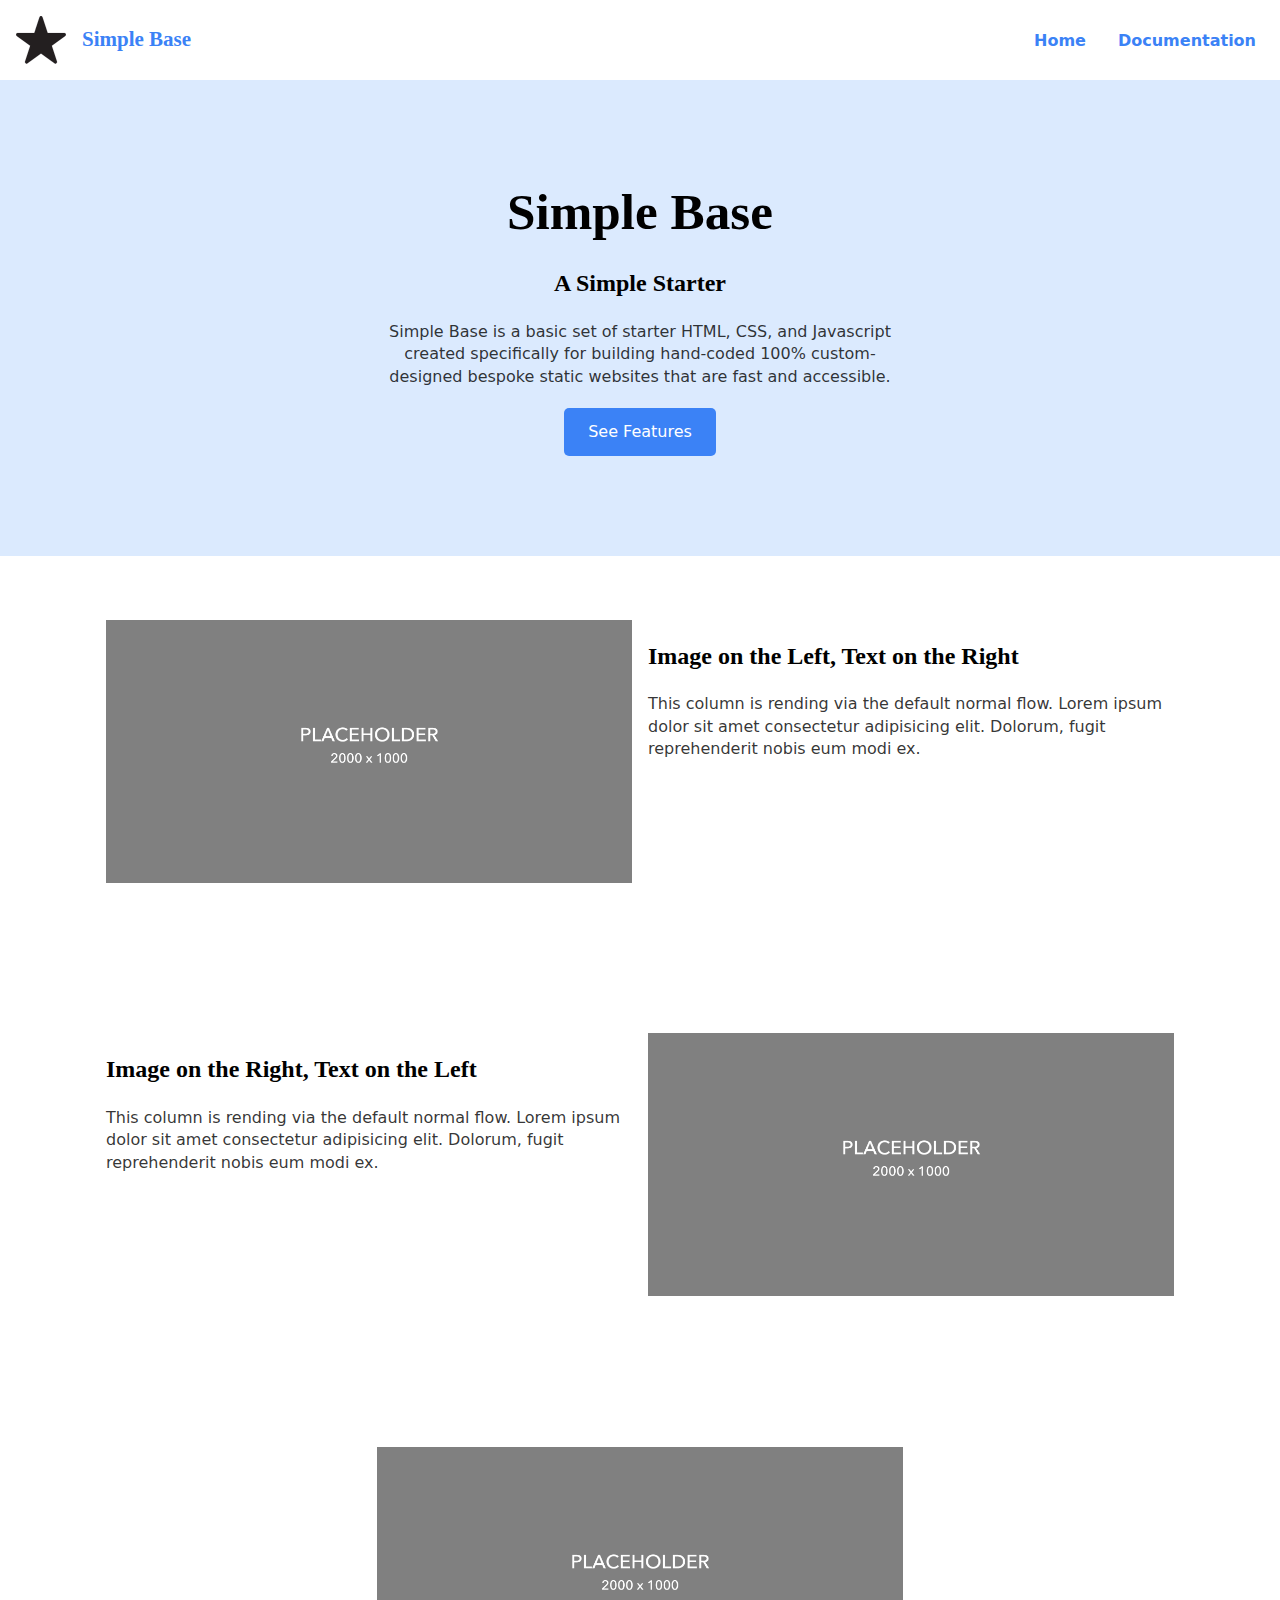
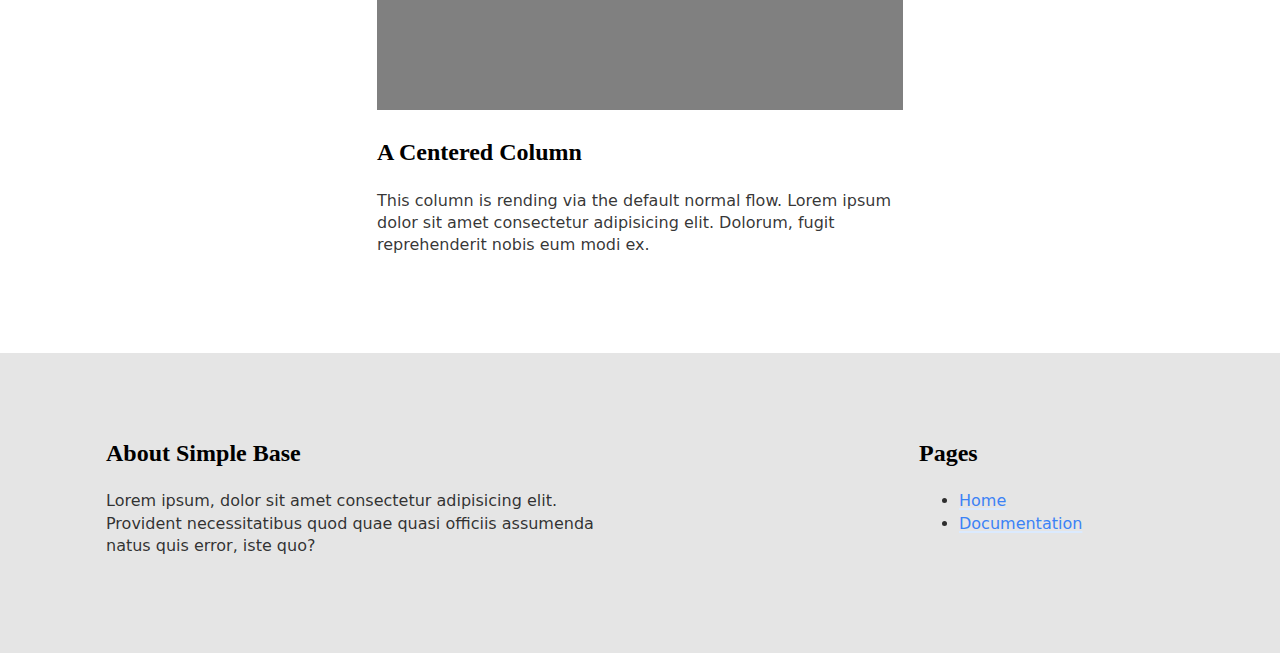
<file: index.html>
<!DOCTYPE html>
<html lang="en">

<head>
    <meta charset="UTF-8">
    <meta name="viewport" content="width=device-width, initial-scale=1.0">

    <title>Simple Base</title>
    <meta name="description" content="A simple HTML CSS and JS starter base">

    <!-- MAIN CSS -->
    <link rel="stylesheet" href="css/style.css">


</head>

<body>

    <header class="site-header">
        <div class="logo">

            <!-- INLINE SVG LOGO EXAMPLE -->
            <a href="index.html">
                <?xml version="1.0" encoding="UTF-8"?>
                <svg id="Layer_1" data-name="Layer 1" xmlns="http://www.w3.org/2000/svg" viewBox="0 0 339.83 324.31">
                    <defs>
                        <style>
                            .cls-1 {
                                fill: #231f20;
                                stroke: #231f20;
                                stroke-miterlimit: 10;
                            }
                        </style>
                    </defs>
                    <path class="cls-1"
                        d="M180.12,7.92l35.05,107.86h113.41c10.4,0,14.72,13.3,6.31,19.42l-91.75,66.66,35.05,107.86c3.21,9.89-8.1,18.11-16.52,12l-91.75-66.66-91.75,66.66c-8.41,6.11-19.73-2.11-16.52-12l35.05-107.86L4.94,135.19c-8.41-6.11-4.09-19.42,6.31-19.42h113.41S159.71,7.92,159.71,7.92c3.21-9.89,17.2-9.89,20.41,0Z" />
                </svg>
            </a>

            <!-- INLINE IMG LOGO EXAMPLE -->
            <!-- <a href="index.html"><img src="img/simplebase-logo-black.png" alt="Simple Base Logo" width="200" height="50"></a> -->

            <h1 class="hide-visuallyx"><a href="index.html">Simple Base</a></h1>
        </div>
        </div>
        <nav class="site-nav">
            <button class="menubutton">
                <span class="hide-visually">Menu</span>
                <svg class="simple-navicon" width="24" height="21">
                    <rect class="simple-navicon-top" x="0" y="2" height="3" width="30"></rect>
                    <rect class="simple-navicon-middle" x="0" y="9" height="3" width="30"></rect>
                    <rect class="simple-navicon-bottom" x="0" y="16" height="3" width="30"></rect>
                </svg>
            </button>
            <ul>
                <li><a href="index.html">Home</a></li>
                <li><a href="documentation.html">Documentation</a></li>
            </ul>
        </nav>



    </header>

    <main class="site-main">

        <section class="hero text-centered">

            <h1>Simple Base</h1>
            <h2>A Simple Starter</h2>
            <p>Simple Base is a basic set of starter HTML, CSS, and Javascript created specifically for building
                hand-coded 100% custom-designed bespoke static websites that are fast and accessible.</p>
            <a href="#features" class="button">See Features</a>

        </section>

        <section id="features">
            <div class="container">

                <div class="row">
                    <div class="one-half">
                        <img src="img/placeholder-2000x1000.gif" alt="Placeholder image" width="2000" height="1000">
                    </div>
                    <div class="one-half">
                        <h2>Image on the Left, Text on the Right</h2>
                        <p>This column is rending via the default normal flow. Lorem ipsum dolor sit amet consectetur
                            adipisicing elit. Dolorum, fugit reprehenderit nobis eum modi ex.</p>
                    </div>
                </div>

            </div>
        </section>

        <section>
            <div class="container">

                <div class="row swapped">
                    <div class="one-half">
                        <img src="img/placeholder-2000x1000.gif" alt="Placeholder image" width="2000" height="1000">
                    </div>
                    <div class="one-half">
                        <h2>Image on the Right, Text on the Left</h2>
                        <p>This column is rending via the default normal flow. Lorem ipsum dolor sit amet consectetur
                            adipisicing elit. Dolorum, fugit reprehenderit nobis eum modi ex.</p>
                    </div>
                </div>

            </div>
        </section>

        <section>
            <div class="container">

                <div class="row">
                    <div class="one-half centered">
                        <img src="img/placeholder-2000x1000.gif" alt="Placeholder image" width="2000" height="1000">
                        <h2>A Centered Column</h2>
                        <p>This column is rending via the default normal flow. Lorem ipsum dolor sit amet consectetur
                            adipisicing elit. Dolorum, fugit reprehenderit nobis eum modi ex.</p>
                    </div>
                </div>

            </div>
        </section>




    </main>

    <footer class="site-footer">
        <div class="container">

            <div class="row">
                <div class="col-6">
                    <h2>About Simple Base</h2>
                    <p>Lorem ipsum, dolor sit amet consectetur adipisicing elit. Provident necessitatibus quod quae
                        quasi officiis assumenda natus quis error, iste quo?</p>
                </div>
                <div class="col-3 push-9">
                    <h2>Pages</h2>
                    <nav>
                        <ul>
                            <li><a href="index.html">Home</a></li>
                            <li><a href="documentation.html">Documentation</a></li>
                        </ul>
                    </nav>
                </div>
            </div>


        </div>
    </footer>


    <!-- MAIN JS -->
    <script src="js/script.js"></script>

</body>

</html>
</file>
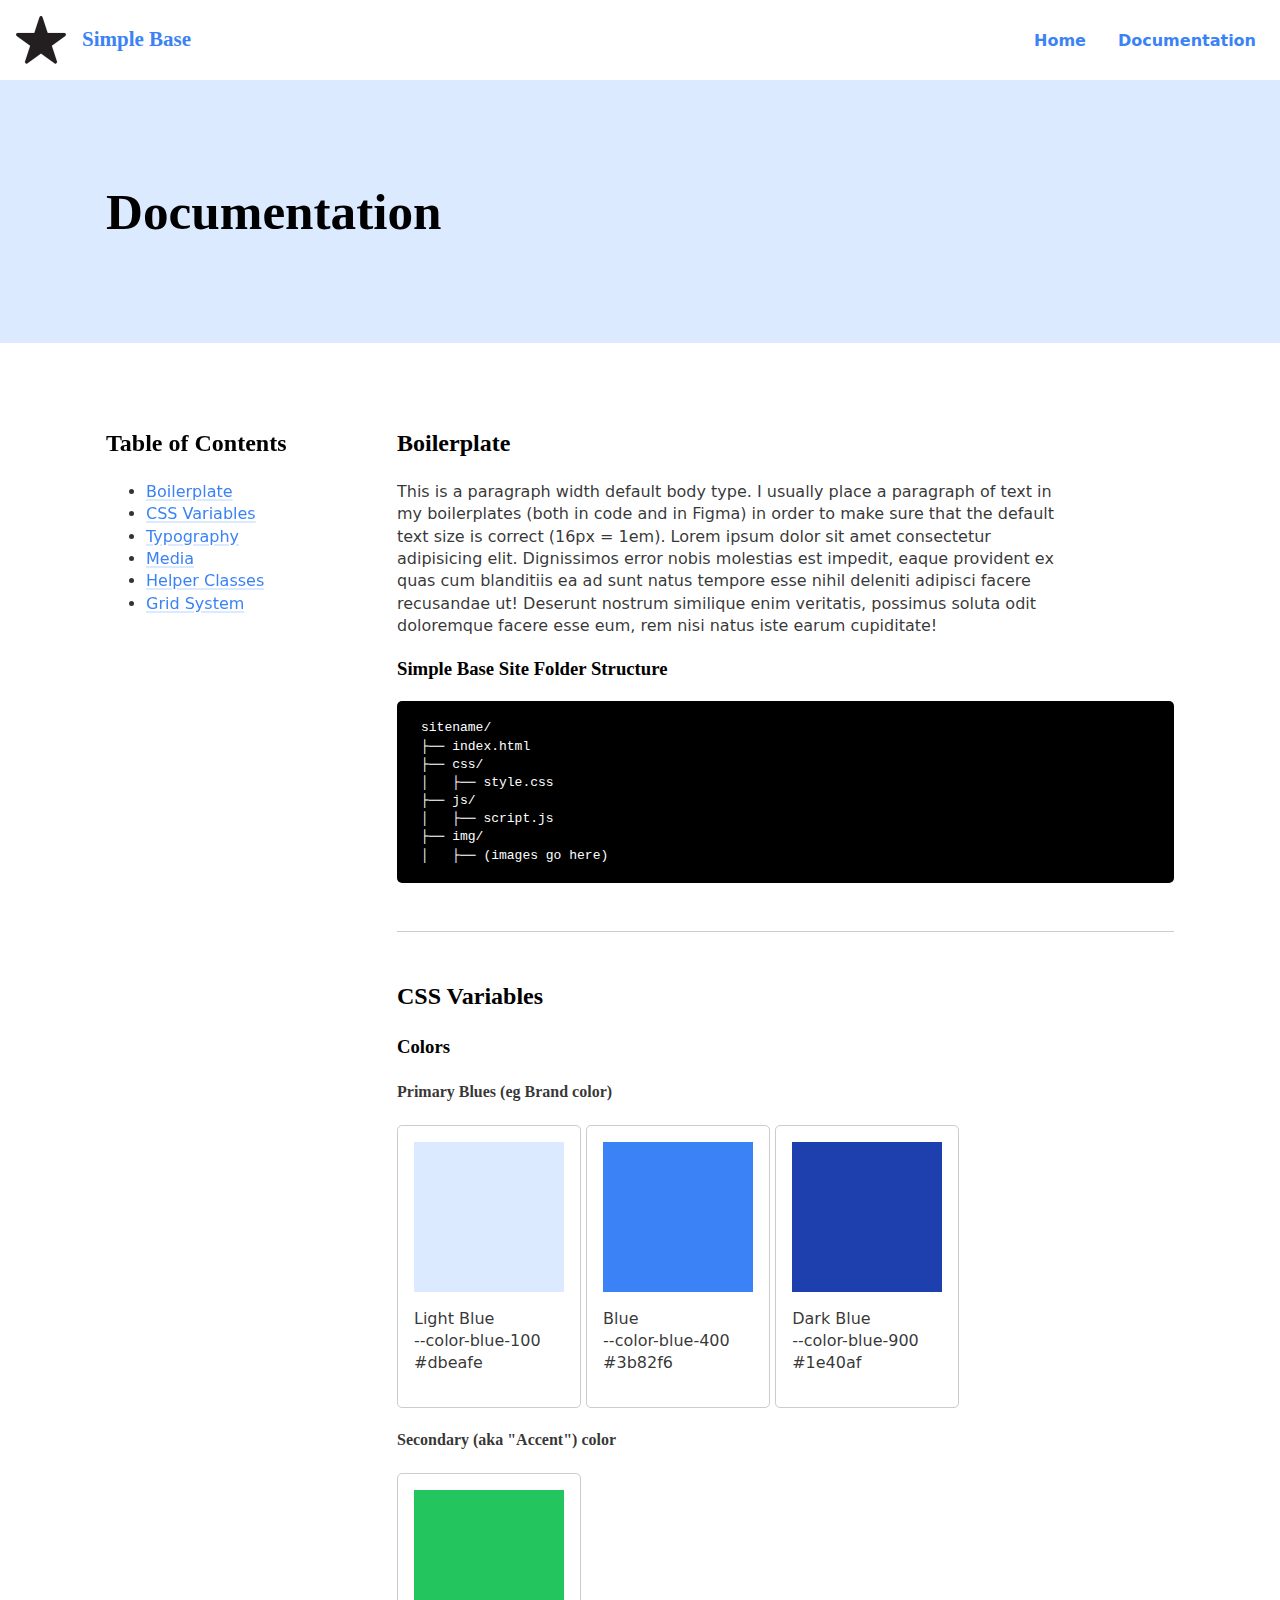
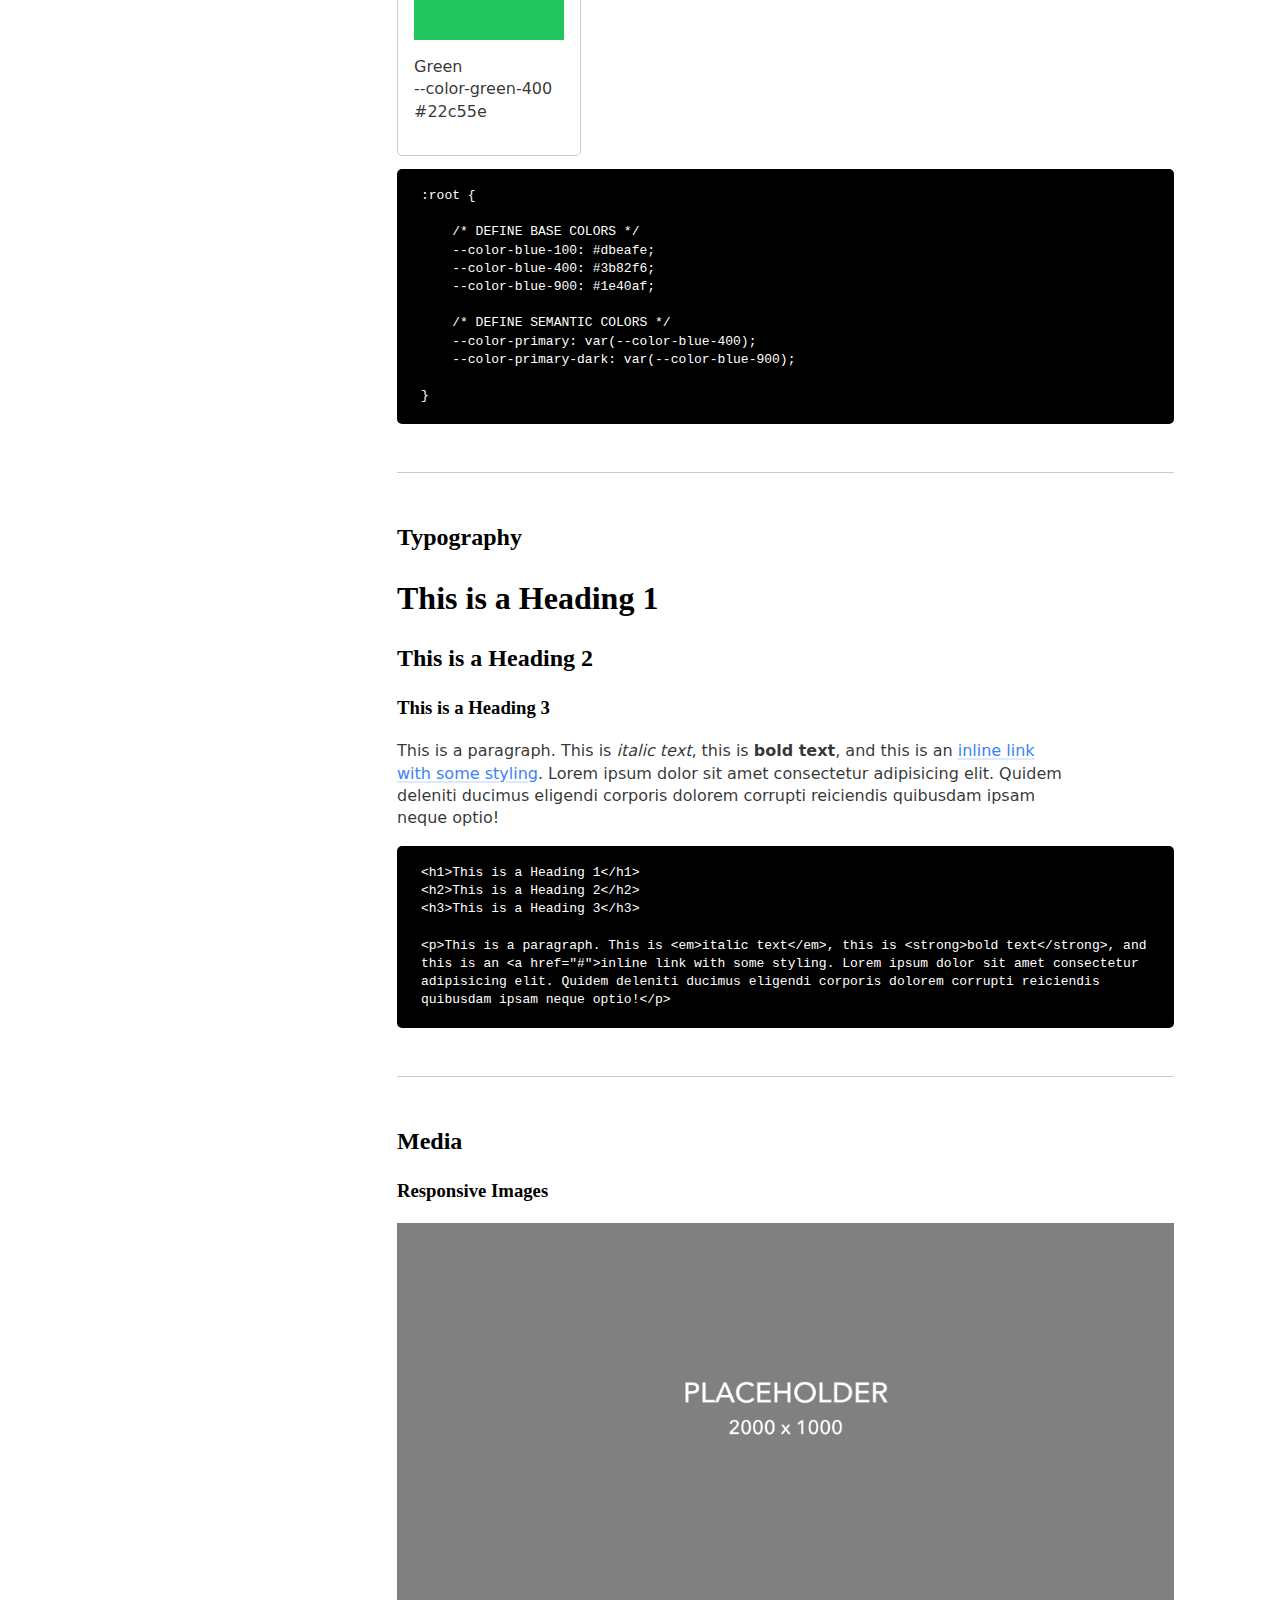
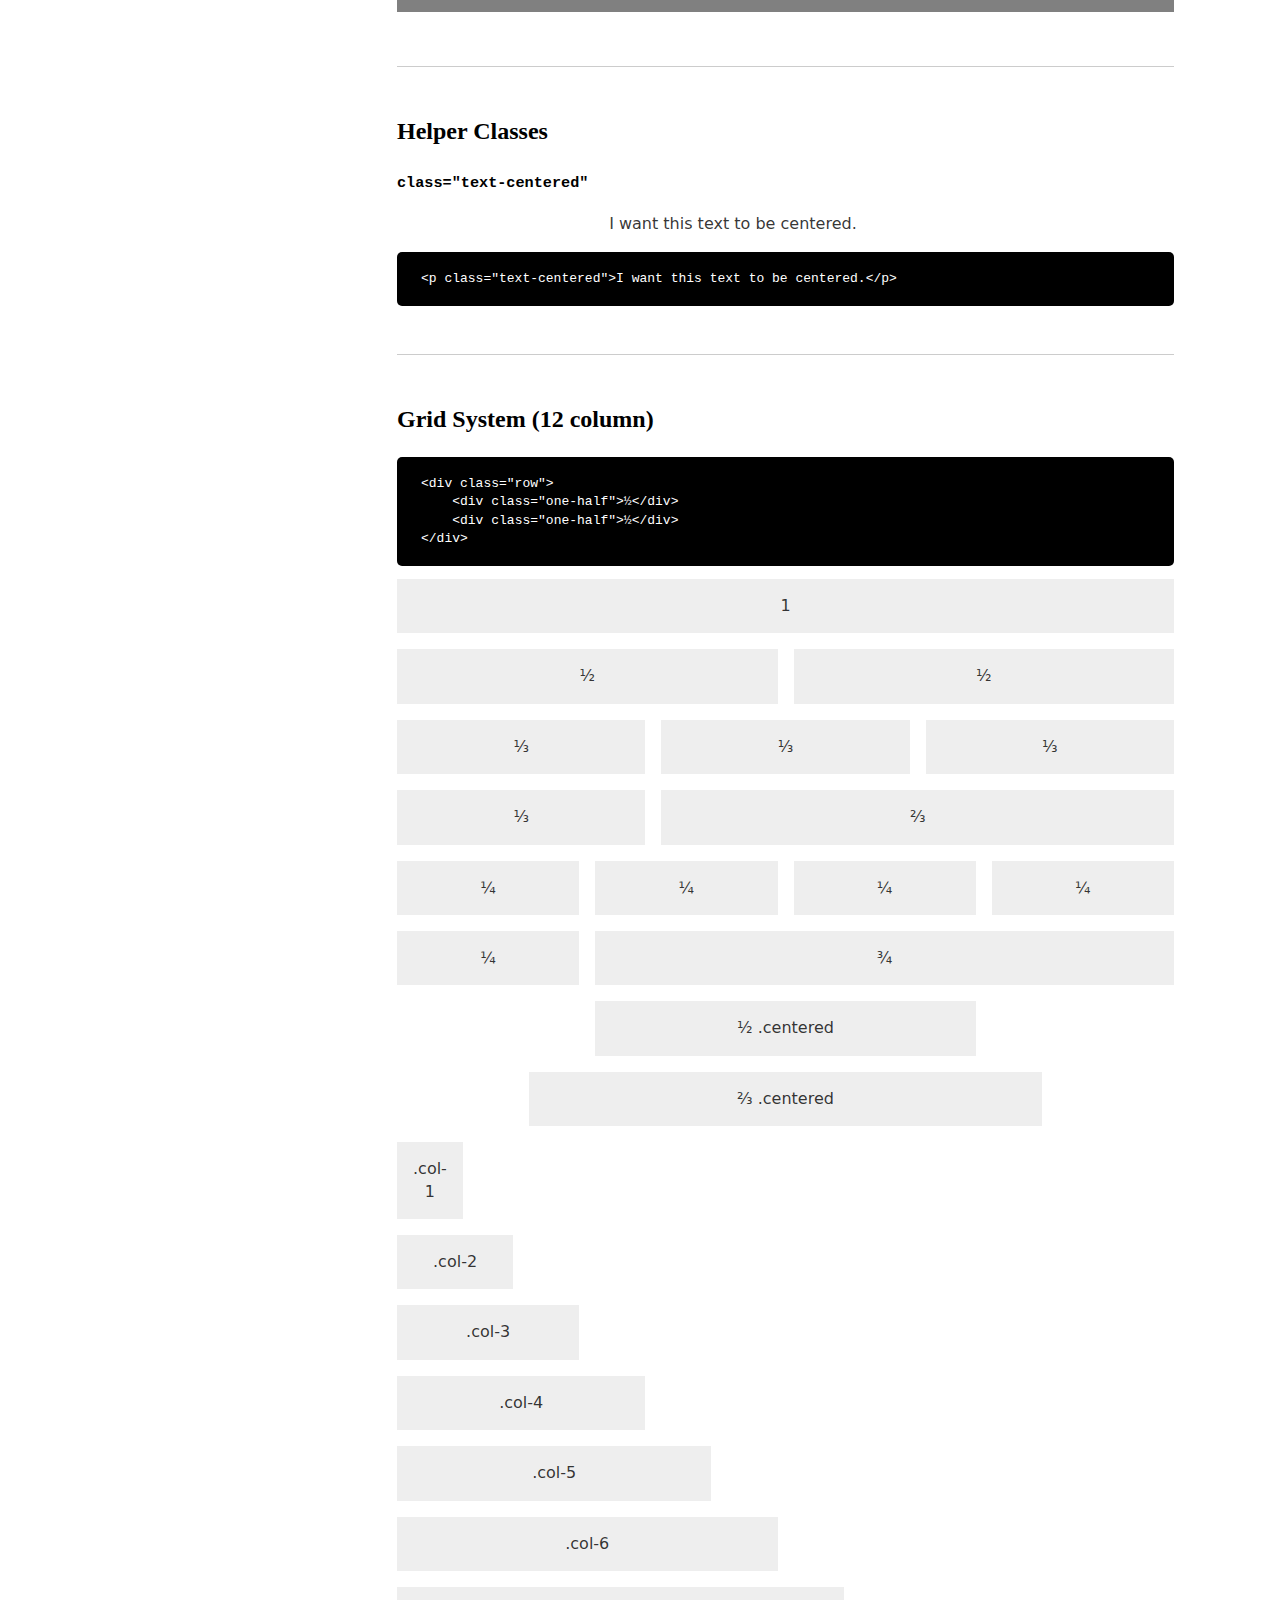
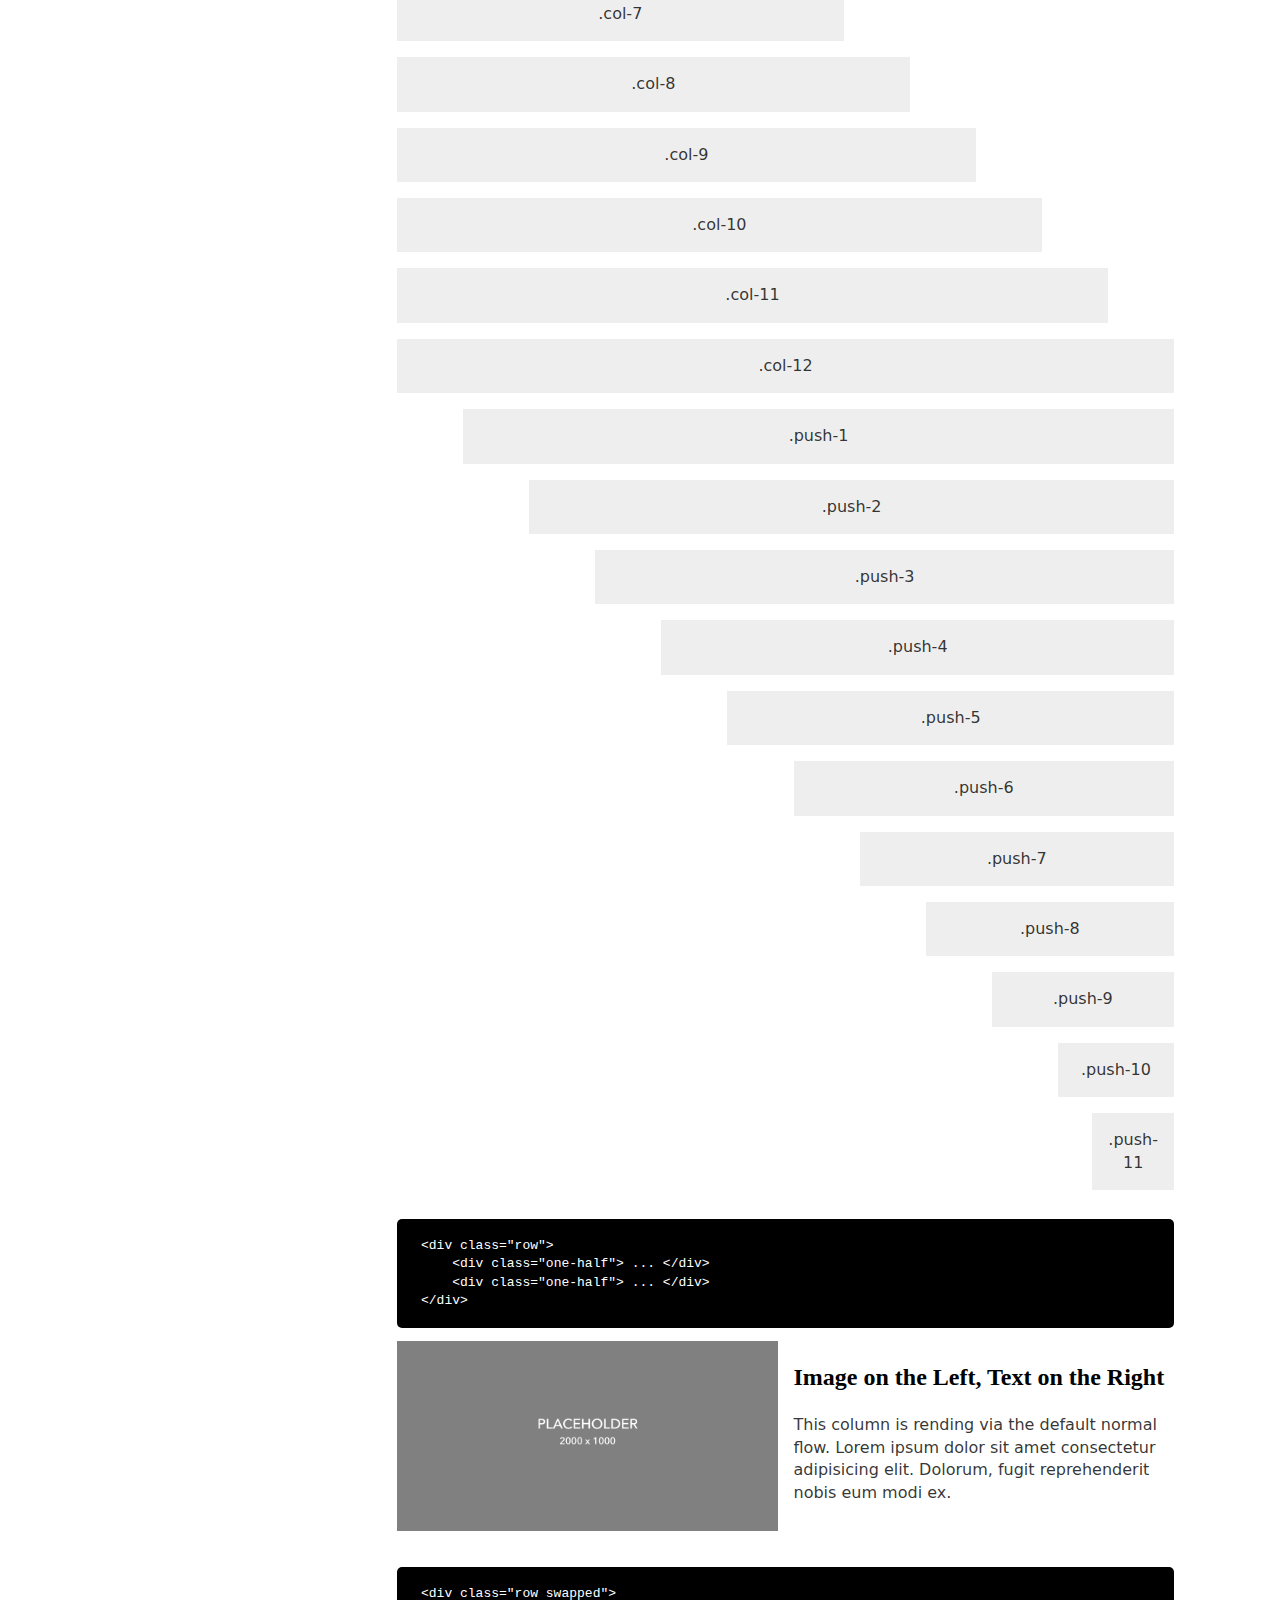
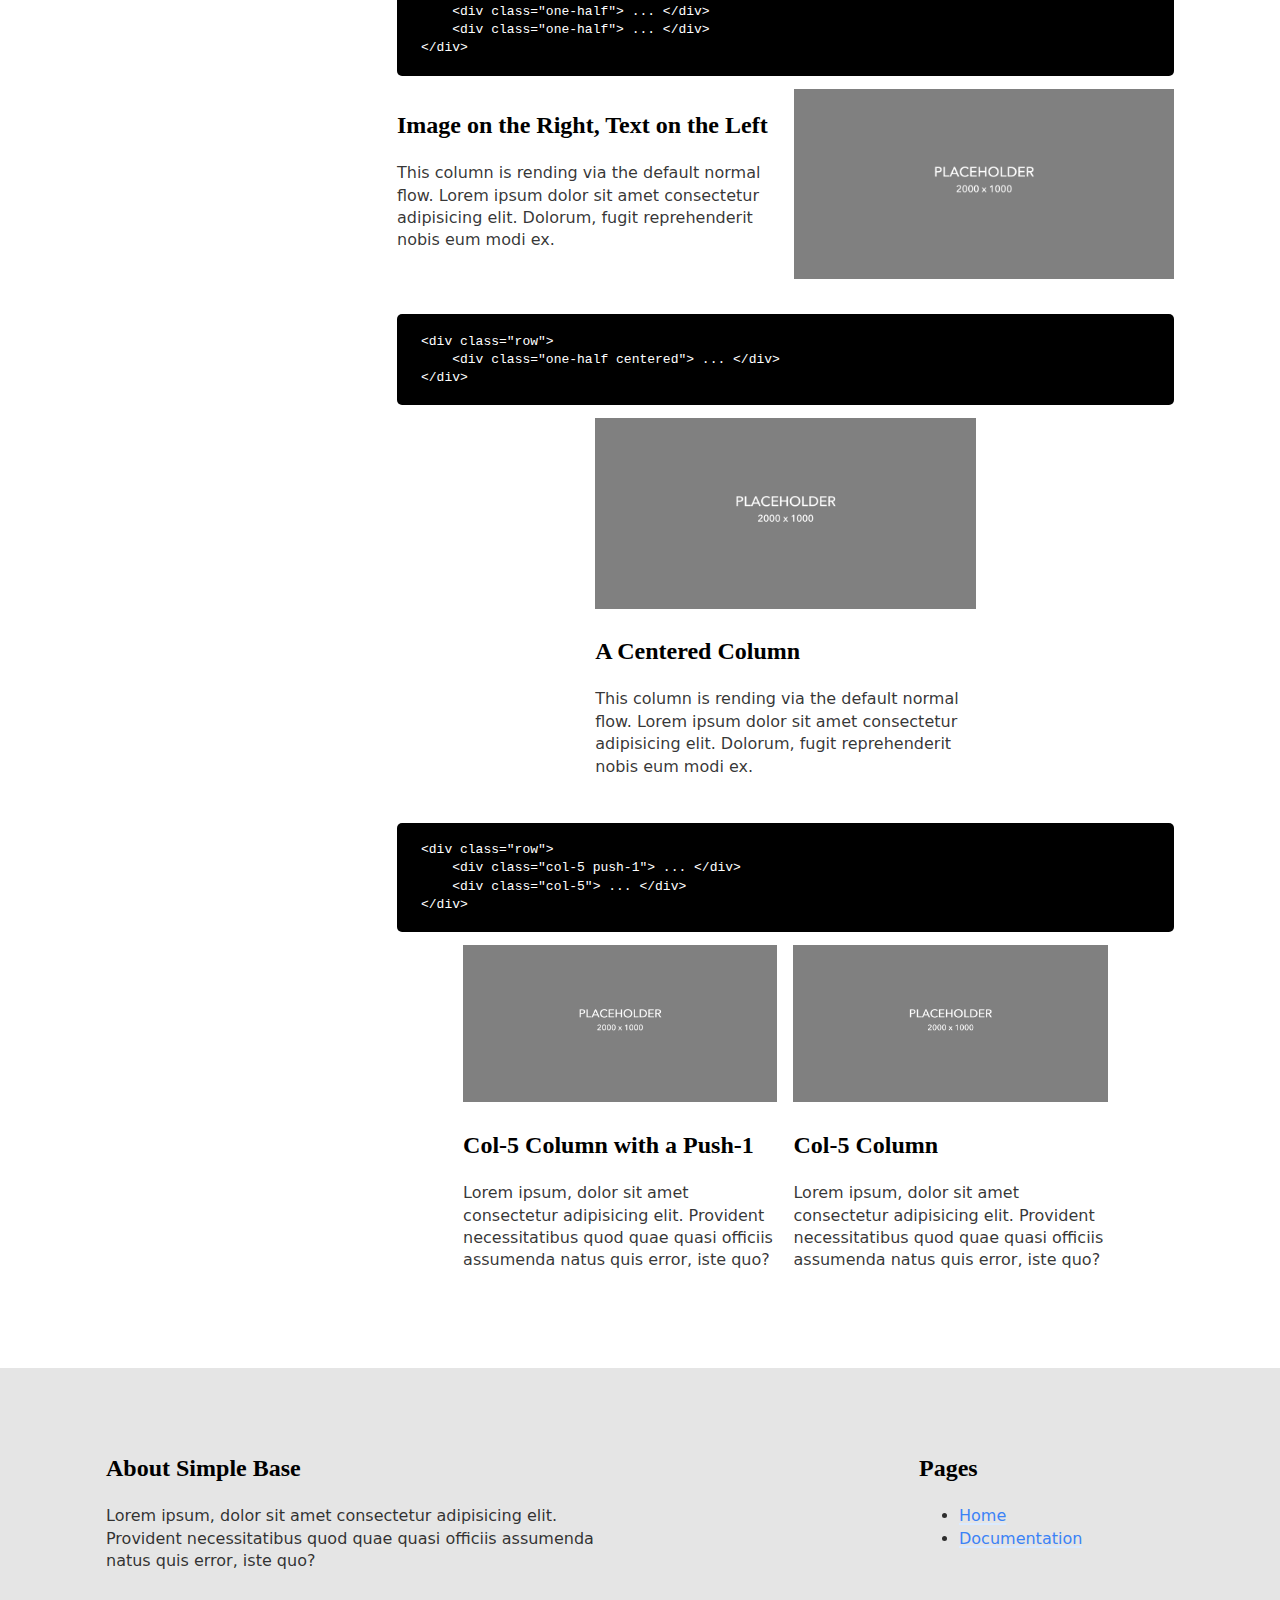
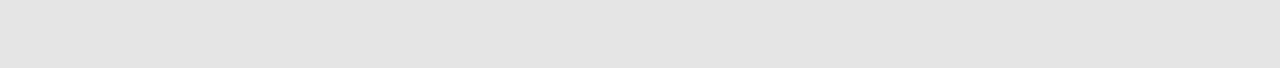
<file: documentation.html>
<!DOCTYPE html>
<html lang="en">

<head>
    <meta charset="UTF-8">
    <meta name="viewport" content="width=device-width, initial-scale=1.0">

    <title>Simple Base</title>
    <meta name="description" content="A simple HTML CSS and JS starter base">

    <!-- MAIN CSS -->
    <link rel="stylesheet" href="css/style.css">


</head>

<body>

    <header class="site-header">
        <div class="logo">

            <!-- INLINE SVG LOGO EXAMPLE -->
            <a href="index.html">
                <?xml version="1.0" encoding="UTF-8"?>
                <svg id="Layer_1" data-name="Layer 1" xmlns="http://www.w3.org/2000/svg" viewBox="0 0 339.83 324.31">
                    <defs>
                        <style>
                            .cls-1 {
                                fill: #231f20;
                                stroke: #231f20;
                                stroke-miterlimit: 10;
                            }
                        </style>
                    </defs>
                    <path class="cls-1"
                        d="M180.12,7.92l35.05,107.86h113.41c10.4,0,14.72,13.3,6.31,19.42l-91.75,66.66,35.05,107.86c3.21,9.89-8.1,18.11-16.52,12l-91.75-66.66-91.75,66.66c-8.41,6.11-19.73-2.11-16.52-12l35.05-107.86L4.94,135.19c-8.41-6.11-4.09-19.42,6.31-19.42h113.41S159.71,7.92,159.71,7.92c3.21-9.89,17.2-9.89,20.41,0Z" />
                </svg>
            </a>

            <!-- INLINE IMG LOGO EXAMPLE -->
            <!-- <a href="index.html"><img src="img/simplebase-logo-black.png" alt="Simple Base Logo" width="200" height="50"></a> -->

            <h1 class="hide-visuallyx"><a href="index.html">Simple Base</a></h1>
        </div>

        <nav class="site-nav">
            <ul>
                <li><a href="index.html">Home</a></li>
                <li><a href="documentation.html">Documentation</a></li>
            </ul>
        </nav>



    </header>

    <main class="site-main">

        <section class="hero">
            <div class="container">

                <h1>Documentation</h1>

            </div>
        </section>

        <section>
            <div class="container">


                <!-- 2 COLUMN PAGE LAYOUT ASIDE + MAIN CONTENT -->

                <div class="pagelayout-wrapper-twocolumn">

                    <div class="pagesection-aside">

                        <div class="stickybox">

                            <h2>Table of Contents</h2>
                            <nav>
                                <ul>
                                    <li><a href="#boilerplate">Boilerplate</a></li>
                                    <li><a href="#css-variables">CSS Variables</a></li>
                                    <li><a href="#typography">Typography</a></li>
                                    <li><a href="#media">Media</a></li>
                                    <li><a href="#helper-classes">Helper Classes</a></li>
                                    <li><a href="#grid-system">Grid System</a></li>
                                </ul>
                            </nav>
                        </div>

                    </div>

                    <div class="pagesection-maincontent">

                        <h2 id="boilerplate">Boilerplate</h2>
                        <p>This is a paragraph width default body type. I usually place a paragraph of text in my
                            boilerplates (both in code and in Figma) in order to make sure that the default text size is
                            correct (16px = 1em). Lorem ipsum dolor sit amet consectetur adipisicing elit. Dignissimos
                            error nobis molestias est impedit, eaque provident ex quas cum blanditiis ea ad sunt natus
                            tempore esse nihil deleniti adipisci facere recusandae ut! Deserunt nostrum similique enim
                            veritatis, possimus soluta odit doloremque facere esse eum, rem nisi natus iste earum
                            cupiditate!</p>

                        <h3>Simple Base Site Folder Structure</h3>

                        <pre><code>
sitename/
├── index.html
├── css/
│   ├── style.css
├── js/
│   ├── script.js
├── img/
│   ├── (images go here)                 
                    </code></pre>


                        <hr>


                        <h2 id="css-variables">CSS Variables</h2>

                        <h3>Colors</h3>

                        <h4>Primary Blues (eg Brand color)</h4>

                        <div class="card">
                            <div class="color-swatch" style="--_swatch-color: #dbeafe;"></div>
                            <div class="color-info">
                                <p>Light Blue<br>
                                    --color-blue-100<br>
                                    #dbeafe
                                </p>
                            </div>
                        </div>

                        <div class="card">
                            <div class="color-swatch" style="--_swatch-color: #3b82f6;"></div>
                            <div class="color-info">
                                <p>Blue<br>
                                    --color-blue-400<br>
                                    #3b82f6
                                </p>
                            </div>
                        </div>

                        <div class="card">
                            <div class="color-swatch" style="--_swatch-color: #1e40af;"></div>
                            <div class="color-info">
                                <p>Dark Blue<br>
                                    --color-blue-900<br>
                                    #1e40af
                                </p>
                            </div>
                        </div>

                        <h4>Secondary (aka "Accent") color</h4>

                        <div class="card">
                            <div class="color-swatch" style="--_swatch-color: #22c55e;"></div>
                            <div class="color-info">
                                <p>Green<br>
                                    --color-green-400<br>
                                    #22c55e
                                </p>
                            </div>
                        </div>

                        <pre><code>
:root {

    /* DEFINE BASE COLORS */
    --color-blue-100: #dbeafe;
    --color-blue-400: #3b82f6;
    --color-blue-900: #1e40af;

    /* DEFINE SEMANTIC COLORS */
    --color-primary: var(--color-blue-400);
    --color-primary-dark: var(--color-blue-900);

}
                        </code></pre>



                        <hr>


                        <h2 id="typography">Typography</h2>

                        <h1>This is a Heading 1</h1>
                        <h2>This is a Heading 2</h2>
                        <h3>This is a Heading 3</h3>

                        <p>This is a paragraph. This is <em>italic text</em>, this is <strong>bold text</strong>, and
                            this is an <a href="#">inline link with some styling</a>. Lorem ipsum dolor sit amet
                            consectetur adipisicing elit. Quidem deleniti ducimus eligendi corporis dolorem corrupti
                            reiciendis quibusdam ipsam neque optio!</p>

                        <pre><code>
&lt;h1&gt;This is a Heading 1&lt;/h1&gt;
&lt;h2&gt;This is a Heading 2&lt;/h2&gt;
&lt;h3&gt;This is a Heading 3&lt;/h3&gt;

&lt;p&gt;This is a paragraph. This is &lt;em&gt;italic text&lt;/em&gt;, this is &lt;strong&gt;bold text&lt;/strong&gt;, and this is an &lt;a href="#"&gt;inline link with some styling</a>. Lorem ipsum dolor sit amet consectetur adipisicing elit. Quidem deleniti ducimus eligendi corporis dolorem corrupti reiciendis quibusdam ipsam neque optio!&lt;/p&gt;
                        </code></pre>


                        <hr>


                        <h2 id="media">Media</h2>
                        <h3>Responsive Images</h3>

                        <img src="img/placeholder-2000x1000.gif" width="2000" height="1000" alt="Placeholder image">

                        <hr>

                        <h2 id="helper-classes">Helper Classes</h2>

                        <h3><code>class="text-centered"</code></h3>

                        <p class="text-centered">I want this text to be centered.</p>

                        <pre><code>
&lt;p class="text-centered"&gt;I want this text to be centered.&lt;/p&gt;
                        </code></pre>

                        <hr>

                        <h2 id="grid-system">Grid System (12 column)</h2>


                        <pre><code>
&lt;div class="row"&gt;
    &lt;div class="one-half"&gt;&frac12;&lt;/div&gt;
    &lt;div class="one-half"&gt;&frac12;&lt;/div&gt;
&lt;/div&gt;
                        </code></pre>

                        <div class="row demo">
                            <div class="one-whole">1</div>
                        </div>

                        <div class="row demo">
                            <div class="one-half">&frac12;</div>
                            <div class="one-half">&frac12;</div>
                        </div>

                        <div class="row demo">
                            <div class="one-third">&frac13;</div>
                            <div class="one-third">&frac13;</div>
                            <div class="one-third">&frac13;</div>
                        </div>

                        <div class="row demo">
                            <div class="one-third">&frac13;</div>
                            <div class="two-thirds">&frac23;</div>
                        </div>

                        <div class="row demo">
                            <div class="one-fourth">&frac14;</div>
                            <div class="one-fourth">&frac14;</div>
                            <div class="one-fourth">&frac14;</div>
                            <div class="one-fourth">&frac14;</div>
                        </div>

                        <div class="row demo">
                            <div class="one-fourth">&frac14;</div>
                            <div class="three-fourths">&frac34;</div>
                        </div>

                        <div class="row demo">
                            <div class="one-half centered">&frac12; .centered</div>
                        </div>

                        <div class="row demo">
                            <div class="two-thirds centered">&frac23; .centered</div>
                        </div>

                        <div class="row demo">
                            <div class="col-1">.col-1</div>
                        </div>
                        <div class="row demo">
                            <div class="col-2">.col-2</div>
                        </div>
                        <div class="row demo">
                            <div class="col-3">.col-3</div>
                        </div>
                        <div class="row demo">
                            <div class="col-4">.col-4</div>
                        </div>
                        <div class="row demo">
                            <div class="col-5">.col-5</div>
                        </div>
                        <div class="row demo">
                            <div class="col-6">.col-6</div>
                        </div>
                        <div class="row demo">
                            <div class="col-7">.col-7</div>
                        </div>
                        <div class="row demo">
                            <div class="col-8">.col-8</div>
                        </div>
                        <div class="row demo">
                            <div class="col-9">.col-9</div>
                        </div>
                        <div class="row demo">
                            <div class="col-10">.col-10</div>
                        </div>
                        <div class="row demo">
                            <div class="col-11">.col-11</div>
                        </div>
                        <div class="row demo">
                            <div class="col-12">.col-12</div>
                        </div>

                        <div class="row demo">
                            <div class="col-11 push-1">.push-1</div>
                        </div>
                        <div class="row demo">
                            <div class="col-10 push-2">.push-2</div>
                        </div>
                        <div class="row demo">
                            <div class="col-9 push-3">.push-3</div>
                        </div>
                        <div class="row demo">
                            <div class="col-8 push-4">.push-4</div>
                        </div>
                        <div class="row demo">
                            <div class="col-7 push-5">.push-5</div>
                        </div>
                        <div class="row demo">
                            <div class="col-6 push-6">.push-6</div>
                        </div>
                        <div class="row demo">
                            <div class="col-5 push-7">.push-7</div>
                        </div>
                        <div class="row demo">
                            <div class="col-4 push-8">.push-8</div>
                        </div>
                        <div class="row demo">
                            <div class="col-3 push-9">.push-9</div>
                        </div>
                        <div class="row demo">
                            <div class="col-2 push-10">.push-10</div>
                        </div>
                        <div class="row demo">
                            <div class="col-1 push-11">.push-11</div>
                        </div>



                        <pre><code>
&lt;div class="row"&gt;
    &lt;div class="one-half"&gt; ... &lt;/div&gt;
    &lt;div class="one-half"&gt; ... &lt;/div&gt;
&lt;/div&gt;
                        </code></pre>

                        <div class="row">
                            <div class="one-half">
                                <img src="img/placeholder-2000x1000.gif" alt="Placeholder image" width="2000"
                                    height="1000">
                            </div>
                            <div class="one-half">
                                <h2>Image on the Left, Text on the Right</h2>
                                <p>This column is rending via the default normal flow. Lorem ipsum dolor sit amet
                                    consectetur adipisicing elit. Dolorum, fugit reprehenderit nobis eum modi ex.</p>
                            </div>
                        </div>

                        <pre><code>
&lt;div class="row swapped"&gt;
    &lt;div class="one-half"&gt; ... &lt;/div&gt;
    &lt;div class="one-half"&gt; ... &lt;/div&gt;
&lt;/div&gt;
                        </code></pre>

                        <div class="row swapped">
                            <div class="one-half">
                                <img src="img/placeholder-2000x1000.gif" alt="Placeholder image" width="2000"
                                    height="1000">
                            </div>
                            <div class="one-half">
                                <h2>Image on the Right, Text on the Left</h2>
                                <p>This column is rending via the default normal flow. Lorem ipsum dolor sit amet
                                    consectetur adipisicing elit. Dolorum, fugit reprehenderit nobis eum modi ex.</p>
                            </div>
                        </div>



                        <pre><code>
&lt;div class="row"&gt;
    &lt;div class="one-half centered"&gt; ... &lt;/div&gt;
&lt;/div&gt;
                        </code></pre>


                        <div class="row">
                            <div class="one-half centered">
                                <img src="img/placeholder-2000x1000.gif" alt="Placeholder image" width="2000"
                                    height="1000">
                                <h2>A Centered Column</h2>
                                <p>This column is rending via the default normal flow. Lorem ipsum dolor sit amet
                                    consectetur adipisicing elit. Dolorum, fugit reprehenderit nobis eum modi ex.</p>
                            </div>
                        </div>



                        <pre><code>
&lt;div class="row"&gt;
    &lt;div class="col-5 push-1"&gt; ... &lt;/div&gt;
    &lt;div class="col-5"&gt; ... &lt;/div&gt;
&lt;/div&gt;
                        </code></pre>

                        <div class="row">
                            <div class="col-5 push-1">
                                <img src="img/placeholder-2000x1000.gif" alt="Placeholder image" width="2000"
                                    height="1000">
                                <h2>Col-5 Column with a Push-1</h2>
                                <p>Lorem ipsum, dolor sit amet consectetur adipisicing elit. Provident necessitatibus
                                    quod quae quasi officiis assumenda natus quis error, iste quo?</p>
                            </div>
                            <div class="col-5">
                                <img src="img/placeholder-2000x1000.gif" alt="Placeholder image" width="2000"
                                    height="1000">
                                <h2>Col-5 Column</h2>
                                <p>Lorem ipsum, dolor sit amet consectetur adipisicing elit. Provident necessitatibus
                                    quod quae quasi officiis assumenda natus quis error, iste quo?</p>
                            </div>
                        </div>

                    </div>

                </div>


            </div>
        </section>


    </main>

    <footer class="site-footer">
        <div class="container">

            <div class="row">
                <div class="col-6">
                    <h2>About Simple Base</h2>
                    <p>Lorem ipsum, dolor sit amet consectetur adipisicing elit. Provident necessitatibus quod quae
                        quasi officiis assumenda natus quis error, iste quo?</p>
                </div>
                <div class="col-3 push-9">
                    <h2>Pages</h2>
                    <nav>
                        <ul>
                            <li><a href="index.html">Home</a></li>
                            <li><a href="documentation.html">Documentation</a></li>
                        </ul>
                    </nav>
                </div>
            </div>


        </div>
    </footer>


    <!-- MAIN JS -->
    <script src="js/script.js"></script>

</body>

</html>
</file>
<file: css/style.css>
/* --------------------

TABLE OF CONTENTS 

# GLOBALS
    # DEFINE GLOBAL VARIABLES (CUSTOM PROPERTIES)
    # SET GLOBAL COLORS
    # SET GLOBAL TYPOGRAPHY
    # GLOBAL MEDIA (images, video, svg)
    # GLOBAL HELPERS
    # GLOBAL RESETS
        # ENABLE SMOOTH SCROLLING

# LAYOUT
    # CONTAINER
    # GRID SYSTEM (12 column)

# SITE STRUCTURE
    # HEADER
        # LOGO
        # SITE NAV
    # MAIN
        # SECTIONS
    # FOOTER

# UI COMPONENTS
    # BUTTONS
    # CARDS
    # HR (HORIZONTAL RULE)
    # CODE BLOCKS

    (WE WILL ADD MORE HERE)

# CUSTOM SITE STYLING (OPINIONATED)
    # BODY GRID LAYOUT SYSTEM (header, main, and footer)
    # HEADER ON TOP OF HERO
    # CUSTOM HERO STYLING
    # CUSTOM PAGE LAYOUT - 2 COLUMNS: ASIDE + MAIN CONTENT
    # STICKYBOX

----------------------- */

/* ------------------
        GLOBALS 
--------------------- */

/* DEFINE GLOBAL VARIABLES */
:root {

    /* DEFINE BASE COLORS */
    --color-white: #fff;
    --color-black: #000;
    --color-black-80: rgb(0 0 0 / .8);

    --color-grey-100: rgb(0 0 0 / .1);
    --color-grey-200: rgb(0 0 0 / .2);

    --color-blue-100: #dbeafe;
    --color-blue-400: #3b82f6;
    --color-blue-900: #294491;

    --color-green-100: #d1fae5;
    --color-green-200: #a0f2be;
    --color-green-400: #22c55e;
    --color-green-600: #0E9B42;
    --color-green-800: #166534;
    --color-green-900: #004419;

    /* DEFINE SEMANTIC COLORS */
    --color-body-background: var(--color-white);
    --color-body-text: var(--color-black-80);
    --color-body-text-dark: var(--color-black);

    --color-primary: var(--color-blue-400);
    --color-primary-dark: var(--color-blue-900);
    --color-secondary: var(--color-green-400);

    /* ACTION COLORS */
    --color-links: var(--color-blue-400);
    --color-links-hover: var(--color-blue-900);
    --color-links-light: var(--color-blue-100);

    /* SECTION SPECIFIC */
    --color-siteheader-background: transparent;
    --color-siteheader-links: var(--color-blue-400);
    --color-siteheader-links-hover: var(--color-blue-900);
    --color-sitefooter-background: var(--color-grey-100);
    --color-hero-background: var(--color-blue-100);

    /* BORDERS */
    --color-border: var(--color-grey-200);
    --border-radius: 5px;
    --border-thickness: .5px;

    /* SIZING UNITS */
    --unit-2xs: 0.25rem;
    --unit-xs: 0.5rem;
    --unit-s: 1rem;
    --unit-m: 1.5rem;
    --unit-l: 2rem;
    --unit-xl: 3rem;
    --unit-2xl: 4rem;
    --unit-3xl: 6rem;
    --container-width: 1100px;

    /* GLOBAL FONTS */
    --font-body: system-ui, Helvetica, arial, sans-serif;
    --font-headings: Georgia, Times, "Times New Roman", serif;

}

/* SET GLOBAL COLORS */
body {
    background-color: var(--color-body-background);
    color: var(--color-body-text);
}

/* HEADINGS */
h1,
h2,
h3 {
    color: var(--color-body-text-dark);

    /* ADD SUPPORT FOR TEXTWRAP BALANCE */
    text-wrap: balance;
}

/* LIMIT THE NUMBER OF CHARACTERS PER LINE FOR ALL PARAGRAPHS */
p {
    max-inline-size: 66ch;
}

/* REMOVE WIDOWS FOR ALL PARAGRAPHS AND LIST ITEMS*/
p,
li {
    text-wrap: pretty;
}

/* LINKS */
a {
    color: var(--color-links);

    /* STYLE THE UNDERLINE */
    text-decoration-color: var(--color-links-light);
    text-underline-offset: .135em;
    text-decoration-thickness: .1em;
}

a:hover {
    color: var(--color-links-hover);
}

/* GLOBAL TYPOHRAPHY */
body {
    font-family: var(--font-body);
    font-size: 100%;
    line-height: 1.4;
}

h1,
h2,
h3,
h4 {
    font-family: var(--font-headings);
}

/* GLOBAL MEDIA */

/* IMAGES (Responsive)
   Responsive on small screens
   Do not stretch too large (beyond the orignal)
   on large screens */
img {
    max-width: 100%;
    height: auto;
}

/* GLOBAL HELPERS */

.text-centered {
    text-align: center;
}

/* CENTER PARAGRAPHS INSIDE CENTERED PARENTS */
.text-centered p {
    margin-inline: auto;
}

/* HIDE CONTENT VISUALLY (BUT KEEP FOR SEO AND ACCESSIBILITY) */
.hide-visually,
.visually-hidden,
.screen-reader-only {
    position: absolute;
    top: -9999px;
    left: -9999px;
}

/* GLOBAL RESETS */

/* Remove the default 8pm margin on body */
body {
    margin: 0;
}

/* Set all elements to box sizing border box */
* {
    box-sizing: border-box;
}

/* SMOOTH SCROLLING */
html {
    scroll-behavior: smooth;
}

/* ADD OFFSET TO ALL INLINE ANCHOR LINKS */
:target {
    scroll-margin-top: var(--unit-m);
}


/* ------------------
        LAYOUT 
--------------------- */

/* CONTAINER */

.container {
    max-width: var(--container-width);
    margin-inline: auto;
    padding-inline: var(--unit-s);
}


/* GRID SYSTEM (12 column) */

.row {
    --grid-gap: var(--unit-s);
}

.row>* {
    margin-block-end: var(--grid-gap);
}

/* NEW width SYNTAX (updated from min-width: 768px)  */
@media (width >=768px) {

    .row {
        display: grid;
        grid-template-columns: repeat(12, 1fr);
        gap: var(--grid-gap);
    }

    /* COMMONLY USED SEMANTIC COLUMNS */
    .one-whole {
        grid-column: auto / span 12;
    }

    .one-half {
        grid-column: auto / span 6;
    }

    .one-third {
        grid-column: auto / span 4;
    }

    .two-thirds {
        grid-column: auto / span 8;
    }

    .one-fourth {
        grid-column: auto / span 3;
    }

    .three-fourths {
        grid-column: auto / span 9;
    }

    /* SWAP (REVERSE COLUMNS) - WORKS ONLY w/ 2 COLUMNS */
    .row.swapped>*:first-child {
        order: 2;
    }

    .row.swapped>*:last-child {
        order: 1;
    }

    /* CENTERED COLUMNS */
    .one-half.centered {
        grid-column-start: 4;
    }

    .two-thirds.centered {
        grid-column-start: 3;
    }

    /* 12 COLUMN CLASS-BASED GRID SYSTEM */
    .col-1 {
        grid-column: auto / span 1;
    }

    .col-2 {
        grid-column: auto / span 2;
    }

    .col-3 {
        grid-column: auto / span 3;
    }

    .col-4 {
        grid-column: auto / span 4;
    }

    .col-5 {
        grid-column: auto / span 5;
    }

    .col-6 {
        grid-column: auto / span 6;
    }

    .col-7 {
        grid-column: auto / span 7;
    }

    .col-8 {
        grid-column: auto / span 8;
    }

    .col-9 {
        grid-column: auto / span 9;
    }

    .col-10 {
        grid-column: auto / span 10;
    }

    .col-11 {
        grid-column: auto / span 11;
    }

    .col-12 {
        grid-column: auto / span 12;
    }

    /* PUSHES */
    .push-1 {
        grid-column-start: 2;
    }

    .push-2 {
        grid-column-start: 3;
    }

    .push-3 {
        grid-column-start: 4;
    }

    .push-4 {
        grid-column-start: 5;
    }

    .push-5 {
        grid-column-start: 6;
    }

    .push-6 {
        grid-column-start: 7;
    }

    .push-7 {
        grid-column-start: 8;
    }

    .push-8 {
        grid-column-start: 9;
    }

    .push-9 {
        grid-column-start: 10;
    }

    .push-10 {
        grid-column-start: 11;
    }

    .push-11 {
        grid-column-start: 12;
    }
}


/* FOR DEMO PURPOSES ONLY */
.row.demo>* {
    background-color: #eee;
    text-align: center;
    padding: var(--unit-s);
}

/* ------------------
    SITE STRUCTURE 
--------------------- */

/* SITE HEADER */
.site-header {
    background-color: var(--color-siteheader-background);
    padding-block: var(--unit-s);
    padding-inline: var(--unit-s);

    /* DISPLAY LOGO ON LEFT AND NAV ON RIGHT */
    display: flex;
    justify-content: space-between;
    /* align-items: center; */
    gap: var(--unit-s);
    flex-wrap: wrap;
}

/* REMOVE HEADER PADDING IF IT HAS A CONTAINER */
.site-header:has(.container) {
    padding-inline: 0;
}

/* LOGO STYLING */
.site-header .logo {
    display: flex;
    align-items: center;
    gap: var(--unit-s);
}

.site-header .logo svg {
    max-height: 50px;
    min-width: 50px;
}

/* CHRS COYIER'S FIX FOR GAP UNDR INLINE IMAGES AND SVG*/
.site-header .logo img,
.site-header .logo svg {
    vertical-align: middle;
}

.site-header .logo h1 {
    font-size: 1.3125rem;
    margin: 0;
}

.site-header .logo a {
    text-decoration: none;
}

/* MAIN SITE NAV */

.site-nav ul {
    margin: 0;
    padding: 0;
    list-style: none;
    display: flex;
    gap: var(--unit-s);
    flex-wrap: wrap;
}

.site-nav a {
    color: var(--color-siteheader-links);
    text-decoration: none;
    font-weight: bold;
    display: block;
    padding: var(--unit-xs);
    padding-block-start: calc(var(--unit-xs) + .1em);

}

.site-nav a:hover {
    color: var(--color-siteheader-links-hover);
    text-decoration: underline;
    text-decoration-color: var(--color-links);
    text-underline-offset: .5em;
    text-decoration-thickness: .1em;
}

/* SHOW MENU BUTTON ON HIGHER LAYER WHEN NAV IS OPEN */
.site-nav .menubutton {
    position: relative;
    z-index: 100;
    border: none;
    font-size: inherit;
    font-family: inherit;
    padding: var(--unit-xs);
    margin-block-start: var(--unit-xs);
    background-color: transparent;
}

/* SMALL SCREENS: SHOW MENU BUTTON, HIDE NAV */
.site-nav .menubutton {
    display: block;
}

.site-nav ul {
    display: none;
}

/* BIG SCREENS:  HIDE MENU BUTTON, SHOW NAV*/
@media (width >=768px) {
    .site-nav .menubutton {
        display: none;
    }

    .site-nav ul {
        display: flex;
    }
}

/* SMALL SCREENS ONLY: ENABLE OVERLAY NAV */
@media (width < 768px) {

    .site-nav[data-menustate] ul {
        display: grid;
        align-content: center;
        justify-content: center;
        position: fixed;
        right: 0;
        top: 0;
        width: 100%;
        height: 100%;
        background: var(--color-primary);
        transition: translate 0.3s ease-out;
    }

    .site-nav[data-menustate] a {
        color: var(--color-white);
    }

    .site-nav[data-menustate="open"] ul {
        translate: 0 0;
    }

    .site-nav[data-menustate="closed"] ul {
        translate: 100% 0;
    }

    /* ENABLE SVG ANIMATION FOR THE NAVICON */
    .site-nav .simple-navicon rect {
        transition: all .3s ease-out;
        fill: var(--color-primary);
    }

    /* CHANGE COLOR OF THE SVG NAVICON WHEN MENU IS OPEN */
    .site-nav[data-menustate="open"] .simple-navicon rect {
        fill: var(--color-white);
    }

    /* ANIMATE NAVICON LINES TO AN X WHEN OPEN */
    .site-nav .simple-navicon {
        display: block;

    }

    .site-nav .simple-navicon rect {
        transform-origin: center;
        width: 100%;
    }

    .site-nav[data-menustate="open"] .simple-navicon {
        position: fixed;
        top: calc(var(--unit-s) + var(--unit-s));
        right: calc(var(--unit-s) + var(--unit-xs));
    }

    .site-nav[data-menustate="open"] .simple-navicon-top {
        rotate: 45deg;
        translate: -21% 24%;
    }

    .site-nav[data-menustate="open"] .simple-navicon-middle {
        opacity: 0;
    }

    .site-nav[data-menustate="open"] .simple-navicon-bottom {
        rotate: -45deg;
        translate: -21% -24%;
    }

}


/* SITE MAIN */
.site-main {
    background-color: transparent;
}

/* STYLING FOR ALL SECTIONS */
section {
    padding-block: var(--unit-2xl);
}

.hero {
    background-color: var(--color-hero-background);
    padding-block: var(--unit-3xl);
    padding-inline: var(--unit-s);
}

.hero:has(.container) {
    padding-inline: 0;
}


/* SITE FOOTER */
.site-footer {
    background-color: var(--color-sitefooter-background);
    padding-block: var(--unit-2xl);
    padding-inline: var(--unit-s);
}

/* REMOVE FOOTER PADDING IF IT HAS A CONTAINER */
.site-footer:has(.container) {
    padding-inline: 0;
}

/* ------------------
    UI COMPONENTS 
--------------------- */

/* BUTTONS */
.button {
    background-color: var(--color-links);
    color: var(--color-white);
    padding: var(--unit-s) var(--unit-m);
    margin-block: var(--unit-2xs);
    display: inline-block;
    text-decoration: none;
    border-radius: var(--border-radius);
    line-height: 1;
}

.button:hover {
    background-color: var(--color-links-hover);
    color: var(--color-white);
}

/* CARDS */
.card {
    border: var(--border-thickness) solid var(--color-border);
    display: inline-block;
    padding: var(--unit-s);
    border-radius: var(--border-radius);
}

.color-swatch {
    --_swatch-color: grey;
    background-color: var(--_swatch-color);
    width: 150px;
    height: 150px;
}

/* HR */
hr {
    border: none;
    border-bottom: var(--border-thickness) solid var(--color-border);
    margin: var(--unit-xl) 0;
}

/* Code Blocks */
pre:has(code) {
    background-color: var(--color-black);
    color: var(--color-white);
    padding-inline: var(--unit-m);
    border-radius: var(--border-radius);
    white-space: pre-wrap;
}


/* ------------------
    CUSTOM SITE STYLING 
--------------------- */

/* PUSH THE FOOTER TO THE BOTTOM BY DEFAULT */
body {
    display: grid;
    grid-template-rows: auto 1fr auto;
    min-height: 100svh;
}

/* TO FIX OVERFLOW WORD BREAK */
body>* {
    min-width: 0;
}

/* NUDGE THE NAV ITEMS DOWN TO ALIGN WITH IMAGE LOGO TEXT */
.site-header .site-nav a {
    padding-block-start: calc(var(--unit-xs) + .35em);
}

/* RENDER HEADER ON TOP OF HERO */
.site-header.on-top-of-hero {
    position: absolute;
    width: 100%;
}

.site-header.on-top-of-hero+.site-main .hero {
    padding-block-start: calc(var(--unit-3xl) + var(--unit-xl));
}

/* CUSTOM HERO STYLING */
.hero h1 {
    font-size: clamp(2.5em, 4vw, 4em);
    margin-block: 0;
    overflow-wrap: break-word;
}

.hero p {
    text-wrap: balance;
}

/* CUSTOM PAGE LAYOUT - 2 COLUMNS: ASIDE + MAIN CONTENT */


@media (width >=768px) {

    .pagelayout-wrapper-twocolumn {
        display: flex;
        gap: var(--unit-l);
    }

    .pagesection-aside {
        width: 25%;
    }

    .pagesection-maincontent {
        width: 75%;
    }

}

/* STICKYBOX */
/* NOTE NEEDED ON SMALL SCREENS, SO IT IS SET INSIDE OF A MEDIA QUERY SO IT ALLOWS THE OVERLAY MENU TO RENDER ON TOP ON SMALL SCREENS */
@media (width >=768px) {
    .stickybox {
        position: sticky;
        top: var(--unit-m);
    }
}
</file>
